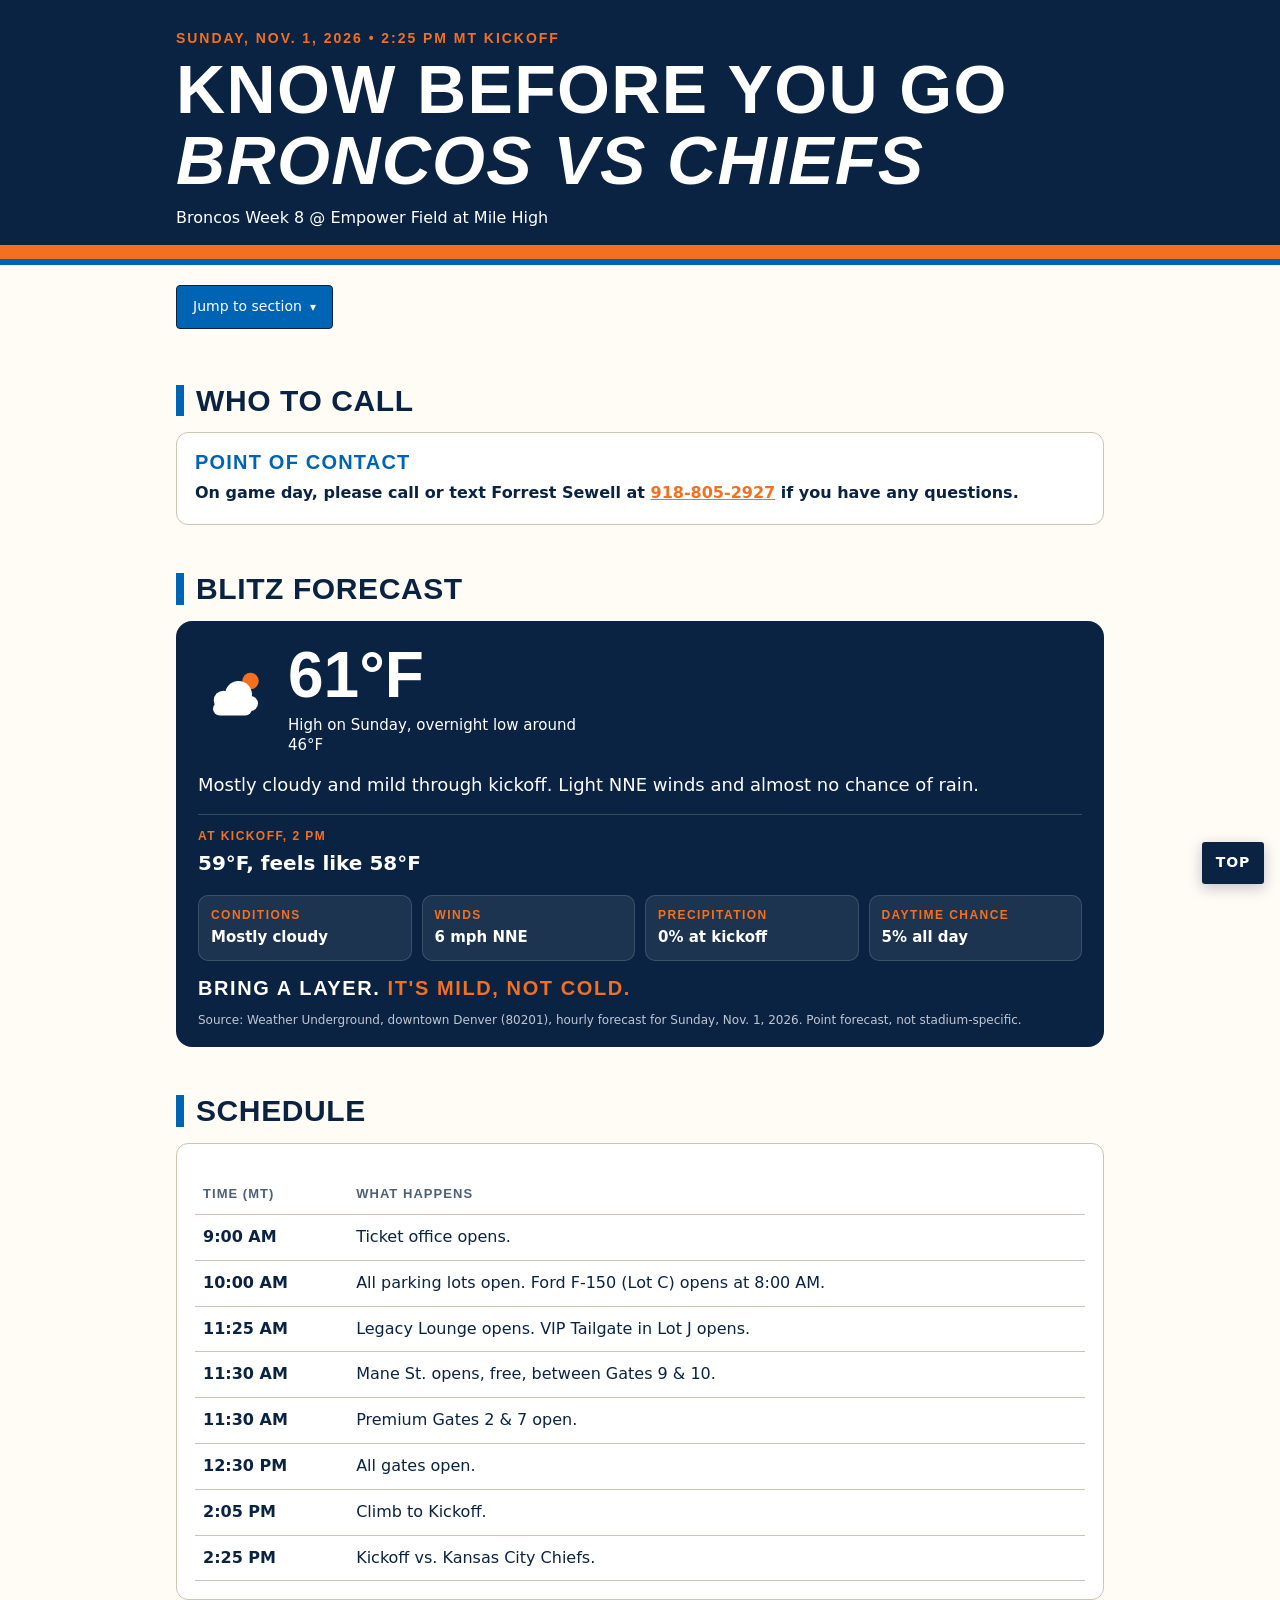
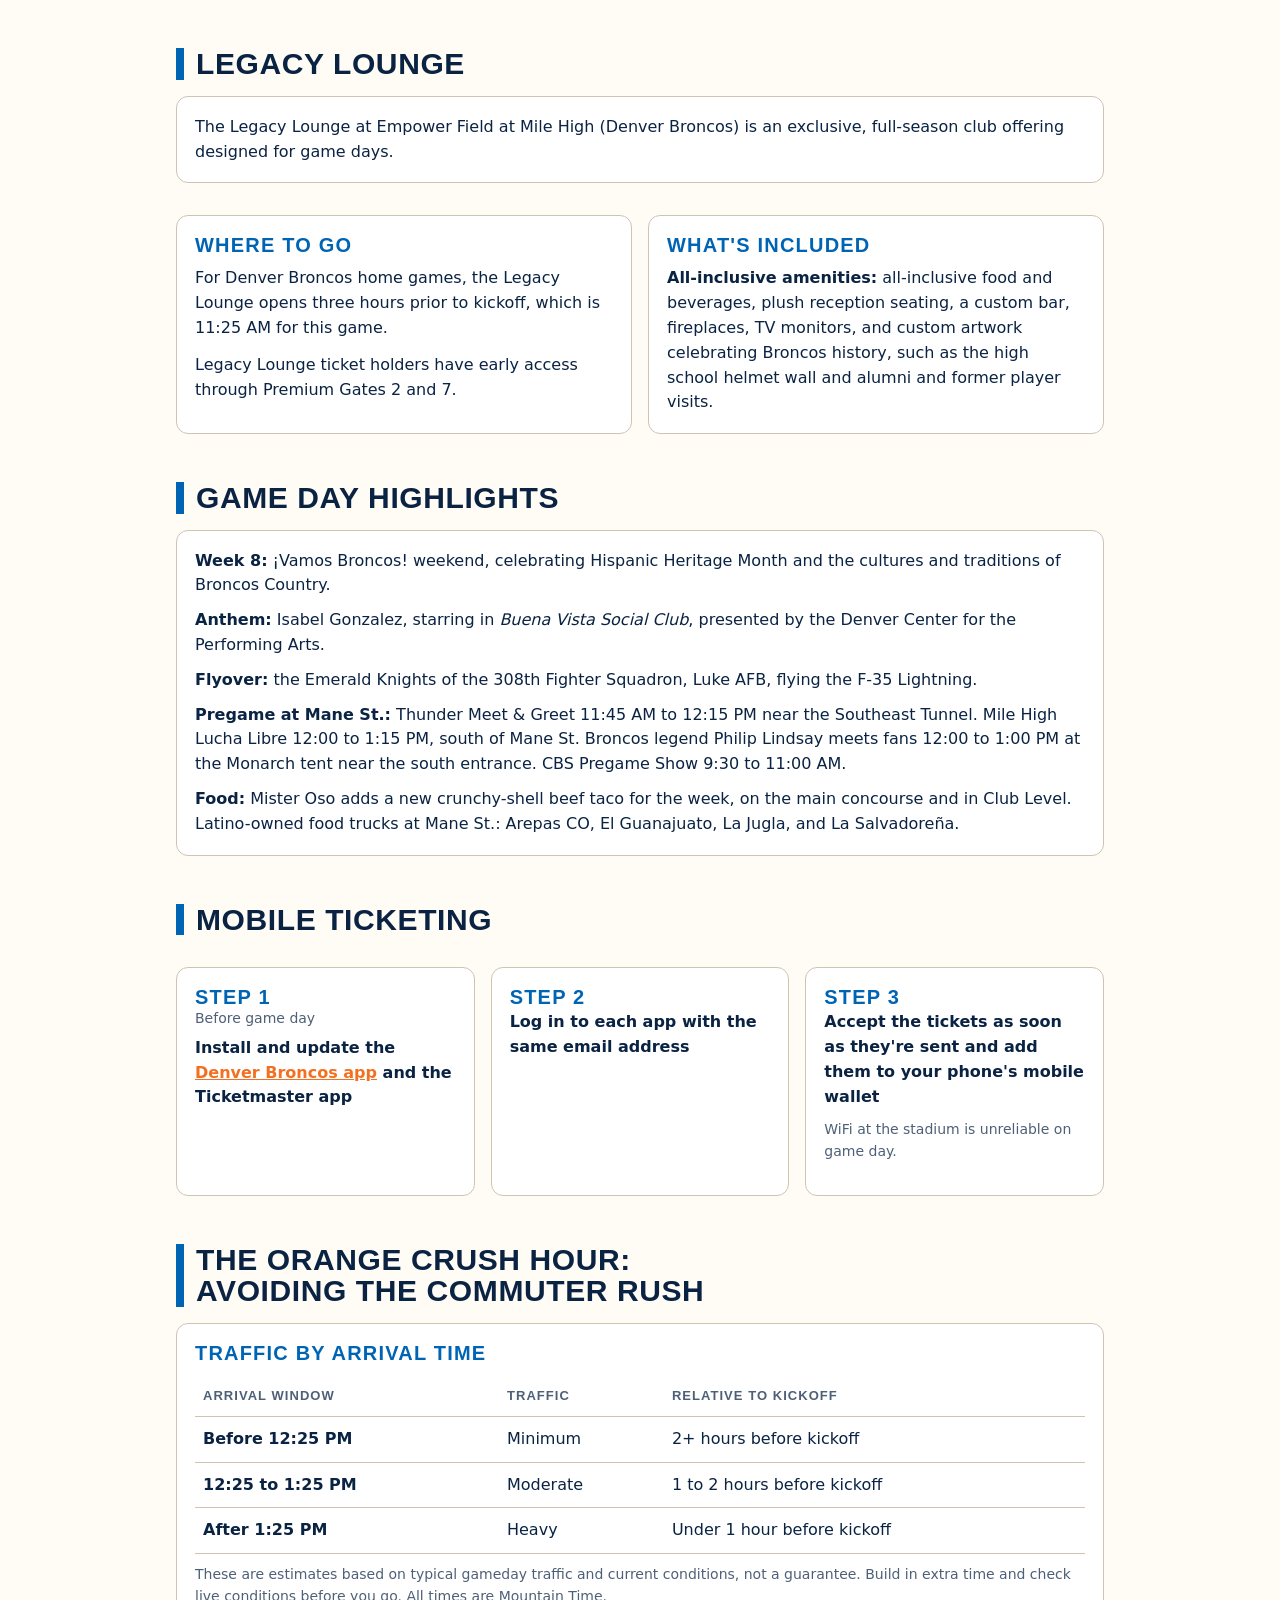
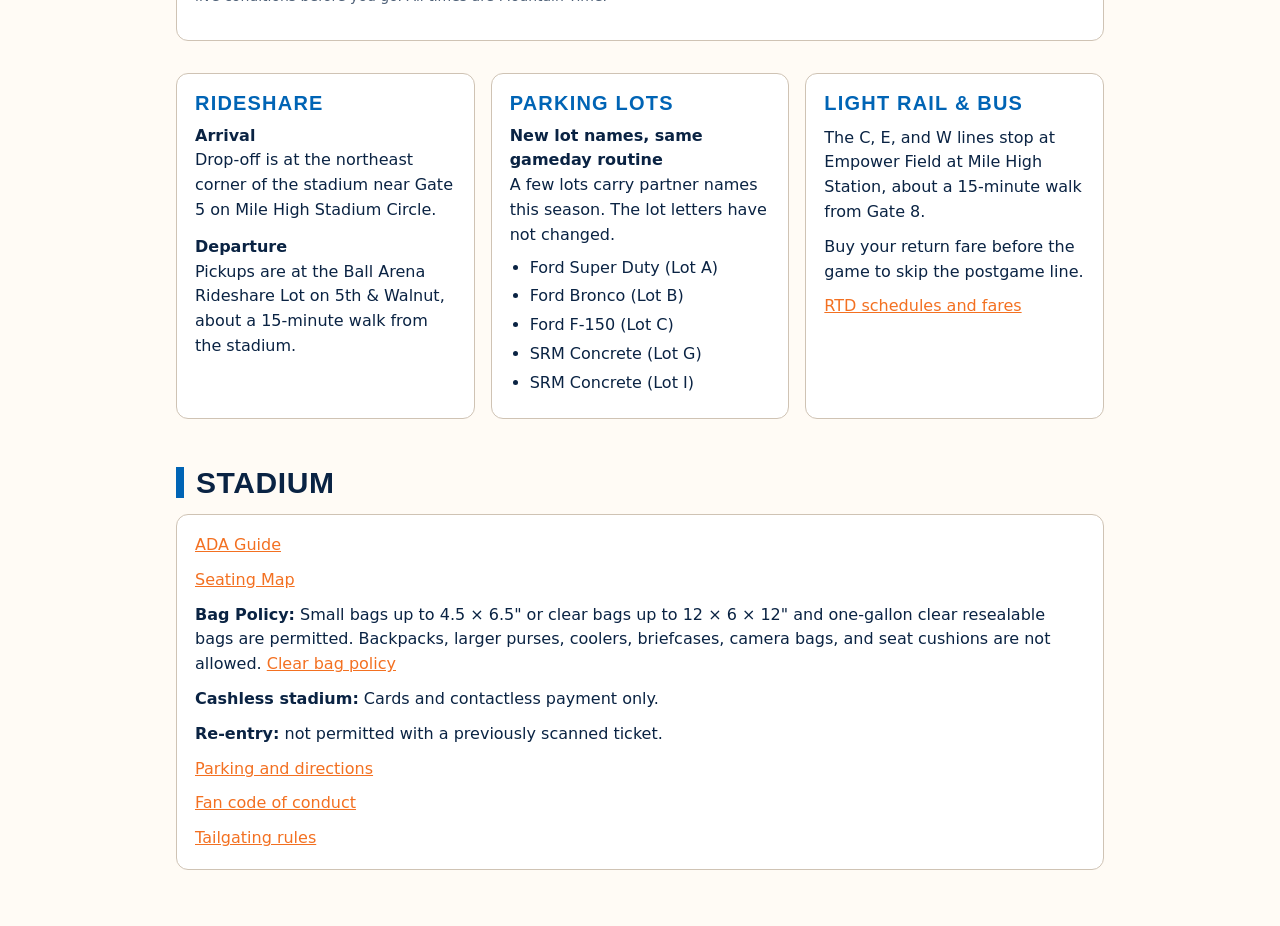
<file: index.html>
<!doctype html>
<html lang="en">
<head>
<meta charset="utf-8">
<meta name="viewport" content="width=device-width,initial-scale=1,viewport-fit=cover">
<title>Know Before You Go - Week 8</title>
<style>
:root{
  --bg:#FFFBF5; --surface:#FFFFFF; --ink:#0A2343; --muted:rgba(10,35,67,.72);
  --navy:#0A2343; --orange:#F37021; --line:#CFC3B4; --tint:#CFC3B4;
  --display:"Barlow Condensed","Arial Narrow",sans-serif;
  --body:"Barlow",system-ui,sans-serif;
}
@media (prefers-color-scheme: dark){
  :root:not([data-theme="light"]){
    --bg:#0A2343; --surface:#0A2343; --ink:#FFFFFF; --muted:rgba(255,255,255,.75);
    --navy:#FFFFFF; color-scheme:dark;
  }
}
:root[data-theme="dark"]{
  --bg:#0A2343; --surface:#0A2343; --ink:#FFFFFF; --muted:rgba(255,255,255,.75);
  --navy:#FFFFFF; color-scheme:dark;
}
*{box-sizing:border-box}
body{margin:0;background:var(--bg);color:var(--ink);font:16px/1.55 var(--body)}
.wrap{max-width:960px;margin:0 auto;padding-inline:16px;padding-block:0 56px}
a{color:var(--orange)}
h1,h2,h3{font-family:var(--display);text-transform:uppercase;letter-spacing:.02em;line-height:1.05;text-wrap:balance;margin:0}
.hero{background:#0A2343;color:#FFFFFF;margin:0;padding:28px 16px 34px;position:relative}
.hero::after{content:"";position:absolute;left:0;right:0;bottom:0;height:20px;background:linear-gradient(var(--orange) 0 14px,#0064B5 14px 20px)}
.hero .wrap{padding-block:0}
.eyebrow{font-family:var(--display);font-weight:600;letter-spacing:.14em;text-transform:uppercase;font-size:14px;color:#F37021}
.hero h1{font-weight:800;font-size:clamp(40px,8vw,68px);margin-top:4px}
.hero p{margin:10px 0 0;color:#FFFFFF;max-width:60ch}
.nav{display:flex;flex-wrap:wrap;gap:8px;margin:20px 0 8px}
.nav a{font-family:var(--display);font-weight:600;text-transform:uppercase;letter-spacing:.06em;font-size:14px;text-decoration:none;color:var(--navy);background:var(--surface);border:1px solid var(--line);padding:6px 12px;border-radius:3px}
[data-theme="dark"] .nav a, :root:not([data-theme="light"]) .nav a{color:var(--ink)}
a:focus-visible{outline:3px solid var(--orange);outline-offset:2px}
section{margin-top:48px;scroll-margin-top:16px}
section > h2{display:flex;flex-wrap:wrap;align-items:center;gap:6px 12px;font-size:30px;font-weight:800;color:var(--navy);border-left:8px solid #0064B5;padding-left:12px}
[data-theme="dark"] section > h2, :root:not([data-theme="light"]) section > h2{color:var(--ink)}
.panel{background:var(--surface);border:1px solid var(--line);border-radius:12px;padding:18px;margin-top:16px}
.grid{display:grid;gap:16px;grid-template-columns:repeat(auto-fit,minmax(260px,1fr));margin-top:16px}
.label{font-family:var(--display);text-transform:uppercase;letter-spacing:.06em;font-size:20px;font-weight:800;color:#0064B5;line-height:1.1}
.value{font-weight:600;margin-top:2px}
table{width:100%;border-collapse:collapse;margin-top:12px}
.tablewrap{overflow-x:auto}
th,td{text-align:left;padding:10px 8px;border-bottom:1px solid var(--line);vertical-align:top}
th{font-family:var(--display);text-transform:uppercase;letter-spacing:.08em;font-size:13px;color:var(--muted);font-weight:600}
td.time{font-variant-numeric:tabular-nums;font-weight:600;white-space:nowrap}
.note{font-size:14px;color:var(--muted);margin-top:10px}
.steps-grid{grid-template-columns:repeat(3,minmax(0,1fr))}
.ticket-grid{grid-template-columns:repeat(2,minmax(0,1fr))}
@media (max-width:640px){.steps-grid,.ticket-grid{grid-template-columns:1fr}}
.empty{border:2px dashed var(--line);border-radius:12px;padding:20px;color:var(--muted);background:transparent;margin-top:16px}
.stadium-list p{margin:0 0 10px;list-style:none}
.stadium-list p:last-child{margin-bottom:0}
ul.clean{margin:8px 0 0;padding-left:20px}
ul.clean li{margin:4px 0}
.wx{background:#0A2343;color:#FFFFFF;border-radius:16px;padding:22px 22px 18px;margin-top:16px}
.wx-top{display:flex;align-items:center;gap:18px;flex-wrap:wrap}
.wx-icon svg{width:72px;height:72px;display:block}
.wx-temp{font-family:var(--display);font-weight:800;font-size:clamp(46px,8vw,64px);line-height:1}
.wx-temp small{display:block;font-family:var(--body);font-weight:500;font-size:15px;line-height:1.35;margin-top:8px;max-width:34ch}
.wx-line{font-size:18px;line-height:1.5;margin:16px 0 0}
.wx-kick{margin-top:16px;padding-top:12px;border-top:1px solid rgba(255,255,255,.18)}
.wx-kick span,.wx-stats span{display:block;font-family:var(--display);text-transform:uppercase;letter-spacing:.12em;font-size:12px;font-weight:600;color:#F37021}
.wx-kick strong{display:block;font-size:20px;font-weight:600;margin-top:2px}
.wx-stats{display:grid;grid-template-columns:repeat(auto-fit,minmax(140px,1fr));gap:10px;margin-top:16px}
.wx-stats div{background:rgba(255,255,255,.08);border:1px solid rgba(255,255,255,.14);border-radius:10px;padding:10px 12px}
.wx-stats strong{display:block;font-weight:600;font-size:15px;margin-top:2px}
.wx-tag{font-family:var(--display);text-transform:uppercase;letter-spacing:.08em;font-weight:800;font-size:20px;line-height:1.1;margin:16px 0 0}
.wx-tag em{font-style:normal;color:#F37021}
.wx-note{font-size:12px;color:rgba(255,255,255,.75);margin:12px 0 0}
.jump{position:relative;display:inline-block;margin:20px 0 8px}
.jump summary{list-style:none;cursor:pointer;display:inline-flex;align-items:center;gap:8px;background:#0064B5;color:#FFFFFF;border:1.5px solid #0A2343;border-radius:4px;padding:10px 16px;font-size:14px;font-weight:500;font-family:var(--body)}
.jump summary::-webkit-details-marker{display:none}
.jump summary::after{content:"\25BE";font-size:12px}
.jump summary:focus-visible{outline:3px solid var(--orange);outline-offset:2px}
.jump-menu{position:absolute;top:calc(100% + 6px);left:0;z-index:5;min-width:260px;background:#FFFFFF;border:1.5px solid #FC4C02;border-radius:4px;padding:6px;display:flex;flex-direction:column}
.jump-menu a{padding:8px 12px;color:#0A2343;text-decoration:none;font-size:14px;border-radius:4px;font-family:var(--body)}
.jump-menu a:hover,.jump-menu a:focus-visible{background:#F0F4F8}
ol.clean{margin:8px 0 0;padding-left:22px}
ol.clean li{margin:6px 0}
.totop{position:fixed;right:16px;bottom:16px;z-index:10;font-family:var(--body);font-weight:600;font-size:14px;letter-spacing:.06em;text-transform:uppercase;text-decoration:none;background:#0A2343;color:#FFFFFF;border-radius:3px;padding:10px 14px;box-shadow:0 4px 14px rgba(10,35,67,.25)}
.totop:focus-visible{outline:3px solid var(--orange);outline-offset:2px}
footer{margin-top:44px;color:var(--muted);font-size:14px;border-top:1px solid var(--line);padding-top:14px}
</style>
</head>
<body>

<header class="hero" id="top">
  <div class="wrap">
    <div class="eyebrow">Sunday, Nov. 1, 2026 • 2:25 PM MT Kickoff</div>
    <h1>Know Before You Go<br><em>Broncos vs Chiefs</em></h1>
    <p>Broncos Week 8 @ Empower Field at Mile High</p>
  </div>
</header>

<main class="wrap">
  <details class="jump">
    <summary>Jump to section</summary>
    <nav class="jump-menu" aria-label="Sections">
      <a href="#run-of-show">Schedule</a>
      <a href="#legacy-lounge">Legacy Lounge</a>
      <a href="#gameday-events">Game Day Highlights</a>
      <a href="#mobile-ticketing">Mobile ticketing</a>
      <a href="#rideshare">The Orange Crush Hour</a>
      <a href="#stadium">Stadium</a>
    </nav>
  </details>

  <section id="who-to-call">
    <h2>Who to call</h2>
    <div class="panel">
      <div class="label">Point of contact</div>
      <div class="value" style="margin-top:8px">On game day, please call or text <strong>Forrest Sewell</strong> at <a href="tel:+19188052927">918-805-2927</a> if you have any questions.</div>
    </div>
  </section>

  <section id="game-time-temps">
    <h2>Blitz Forecast</h2>
    <div class="wx">
      <div class="wx-top">
        <div class="wx-icon" aria-hidden="true">
          <svg viewBox="0 0 96 96" fill="none">
            <circle cx="70" cy="24" r="11" fill="#F37021"/>
            <g fill="#FFFFFF">
              <rect x="20" y="52" width="52" height="18" rx="9"/>
              <circle cx="34" cy="50" r="13"/>
              <circle cx="54" cy="42" r="18"/>
              <circle cx="70" cy="54" r="10"/>
            </g>
          </svg>
        </div>
        <div class="wx-temp">
          61°F
          <small>High on Sunday, overnight low around 46°F</small>
        </div>
      </div>
      <p class="wx-line">Mostly cloudy and mild through kickoff. Light NNE winds and almost no chance of rain.</p>
      <div class="wx-kick">
        <span>At kickoff, 2 PM</span>
        <strong>59°F, feels like 58°F</strong>
      </div>
      <div class="wx-stats">
        <div><span>Conditions</span><strong>Mostly cloudy</strong></div>
        <div><span>Winds</span><strong>6 mph NNE</strong></div>
        <div><span>Precipitation</span><strong>0% at kickoff</strong></div>
        <div><span>Daytime chance</span><strong>5% all day</strong></div>
      </div>
      <p class="wx-tag">Bring a layer. <em>It's mild, not cold.</em></p>
      <p class="wx-note">Source: Weather Underground, downtown Denver (80201), hourly forecast for Sunday, Nov. 1, 2026. Point forecast, not stadium-specific.</p>
    </div>
  </section>

  <section id="run-of-show">
    <h2>Schedule</h2>
    <div class="panel tablewrap">
      <table>
        <thead><tr><th>Time (MT)</th><th>What happens</th></tr></thead>
        <tbody>
          <tr><td class="time">9:00 AM</td><td>Ticket office opens.</td></tr>
          <tr><td class="time">10:00 AM</td><td>All parking lots open. Ford F-150 (Lot C) opens at 8:00 AM.</td></tr>
          <tr><td class="time">11:25 AM</td><td>Legacy Lounge opens. VIP Tailgate in Lot J opens.</td></tr>
          <tr><td class="time">11:30 AM</td><td>Mane St. opens, free, between Gates 9 &amp; 10.</td></tr>
          <tr><td class="time">11:30 AM</td><td>Premium Gates 2 &amp; 7 open.</td></tr>
          <tr><td class="time">12:30 PM</td><td>All gates open.</td></tr>
          <tr><td class="time">2:05 PM</td><td>Climb to Kickoff.</td></tr>
          <tr><td class="time">2:25 PM</td><td>Kickoff vs. Kansas City Chiefs.</td></tr>
        </tbody>
      </table>
    </div>
  </section>

  <section id="legacy-lounge">
    <h2>Legacy Lounge</h2>
    <div class="panel">
      <p style="margin:0">The Legacy Lounge at Empower Field at Mile High (Denver Broncos) is an exclusive, full-season club offering designed for game days.</p>
    </div>
    <div class="grid">
      <div class="panel">
        <div class="label">Where to go</div>
        <p style="margin:10px 0 0">For Denver Broncos home games, the Legacy Lounge opens three hours prior to kickoff, which is 11:25 AM for this game.</p>
        <p style="margin:12px 0 0">Legacy Lounge ticket holders have early access through Premium Gates 2 and 7.</p>
      </div>
      <div class="panel">
        <div class="label">What's included</div>
        <p style="margin:10px 0 0"><strong>All-inclusive amenities:</strong> all-inclusive food and beverages, plush reception seating, a custom bar, fireplaces, TV monitors, and custom artwork celebrating Broncos history, such as the high school helmet wall and alumni and former player visits.</p>
      </div>
    </div>
  </section>

  <section id="gameday-events">
    <h2>Game Day Highlights</h2>
    <div class="panel">
      <div class="stadium-list">
        <p><strong>Week 8:</strong> ¡Vamos Broncos! weekend, celebrating Hispanic Heritage Month and the cultures and traditions of Broncos Country.</p>
        <p><strong>Anthem:</strong> Isabel Gonzalez, starring in <em>Buena Vista Social Club</em>, presented by the Denver Center for the Performing Arts.</p>
        <p><strong>Flyover:</strong> the Emerald Knights of the 308th Fighter Squadron, Luke AFB, flying the F-35 Lightning.</p>
        <p><strong>Pregame at Mane St.:</strong> Thunder Meet &amp; Greet 11:45 AM to 12:15 PM near the Southeast Tunnel. Mile High Lucha Libre 12:00 to 1:15 PM, south of Mane St. Broncos legend Philip Lindsay meets fans 12:00 to 1:00 PM at the Monarch tent near the south entrance. CBS Pregame Show 9:30 to 11:00 AM.</p>
        <p><strong>Food:</strong> Mister Oso adds a new crunchy-shell beef taco for the week, on the main concourse and in Club Level. Latino-owned food trucks at Mane St.: Arepas CO, El Guanajuato, La Jugla, and La Salvadoreña.</p>
      </div>
    </div>
  </section>

  <section id="mobile-ticketing">
    <h2>Mobile ticketing</h2>
    <div class="grid steps-grid">
      <div class="panel">
        <div class="label">Step 1</div>
        <p class="note" style="margin:0 0 6px">Before game day</p>
        <div class="value">Install and update the <a href="https://www.denverbroncos.com/mobile-app/" target="_blank" rel="noopener">Denver Broncos app</a> and the Ticketmaster app</div>
      </div>
      <div class="panel">
        <div class="label">Step 2</div>
        <div class="value">Log in to each app with the same email address</div>
      </div>
      <div class="panel">
        <div class="label">Step 3</div>
        <div class="value">Accept the tickets as soon as they're sent and add them to your phone's mobile wallet</div>
        <p class="note">WiFi at the stadium is unreliable on game day.</p>
      </div>
    </div>
  </section>

  <section id="rideshare">
    <h2>The Orange Crush Hour: Avoiding the Commuter Rush</h2>
    <div class="panel">
      <div class="label">Traffic by arrival time</div>
      <table>
        <thead><tr><th>Arrival window</th><th>Traffic</th><th>Relative to kickoff</th></tr></thead>
        <tbody>
          <tr><td class="time">Before 12:25 PM</td><td>Minimum</td><td>2+ hours before kickoff</td></tr>
          <tr><td class="time">12:25 to 1:25 PM</td><td>Moderate</td><td>1 to 2 hours before kickoff</td></tr>
          <tr><td class="time">After 1:25 PM</td><td>Heavy</td><td>Under 1 hour before kickoff</td></tr>
        </tbody>
      </table>
      <p class="note">These are estimates based on typical gameday traffic and current conditions, not a guarantee. Build in extra time and check live conditions before you go. All times are Mountain Time.</p>
    </div>
    <div class="grid" style="grid-template-columns:repeat(auto-fit,minmax(260px,1fr));margin-top:16px">
      <div class="panel">
        <div class="label">Rideshare</div>
        <p style="margin:10px 0 0"><strong>Arrival</strong><br>Drop-off is at the northeast corner of the stadium near Gate 5 on Mile High Stadium Circle.</p>
        <p style="margin:12px 0 0"><strong>Departure</strong><br>Pickups are at the Ball Arena Rideshare Lot on 5th &amp; Walnut, about a 15-minute walk from the stadium.</p>
      </div>
      <div class="panel">
        <div class="label">Parking Lots</div>
        <p style="margin:10px 0 0"><strong>New lot names, same gameday routine</strong><br>A few lots carry partner names this season. The lot letters have not changed.</p>
        <ul class="clean">
          <li>Ford Super Duty (Lot A)</li>
          <li>Ford Bronco (Lot B)</li>
          <li>Ford F-150 (Lot C)</li>
          <li>SRM Concrete (Lot G)</li>
          <li>SRM Concrete (Lot I)</li>
        </ul>
      </div>
      <div class="panel">
        <div class="label">Light Rail &amp; Bus</div>
        <div class="stadium-list" style="margin-top:12px">
          <p>The C, E, and W lines stop at Empower Field at Mile High Station, about a 15-minute walk from Gate 8.</p>
          <p>Buy your return fare before the game to skip the postgame line.</p>
          <p><a href="https://www.rtd-denver.com/" target="_blank" rel="noopener">RTD schedules and fares</a></p>
        </div>
      </div>
    </div>
  </section>

  <section id="stadium">
    <h2>Stadium</h2>
    <div class="panel">
      <div class="stadium-list">
        <p><a href="https://www.empowerfieldatmilehigh.com/plan-your-visit/ada-guide" target="_blank" rel="noopener">ADA Guide</a></p>
        <p><a href="https://denverbroncos.io-media.com/web/index.html" target="_blank" rel="noopener">Seating Map</a></p>
        <p><strong>Bag Policy:</strong> Small bags up to 4.5 × 6.5" or clear bags up to 12 × 6 × 12" and one-gallon clear resealable bags are permitted. Backpacks, larger purses, coolers, briefcases, camera bags, and seat cushions are not allowed. <a href="https://www.empowerfieldatmilehigh.com/clear-bag-policy-1" target="_blank" rel="noopener">Clear bag policy</a></p>
        <p><strong>Cashless stadium:</strong> Cards and contactless payment only.</p>
        <p><strong>Re-entry:</strong> not permitted with a previously scanned ticket.</p>
        <p><a href="https://www.empowerfieldatmilehigh.com/plan-your-visit/directions-parking/broncos/" target="_blank" rel="noopener">Parking and directions</a></p>
        <p><a href="https://www.empowerfieldatmilehigh.com/plan-your-visit/fan-code-of-conduct" target="_blank" rel="noopener">Fan code of conduct</a></p>
        <p><a href="https://www.empowerfieldatmilehigh.com/assets/doc/tailgating-fancodeofconduct-rules-fdc0ca24cc.pdf" target="_blank" rel="noopener">Tailgating rules</a></p>
      </div>
    </div>
  </section>
</main>
<a class="totop" href="#top" aria-label="Back to top">Top</a>
</body>
</html>
</file>
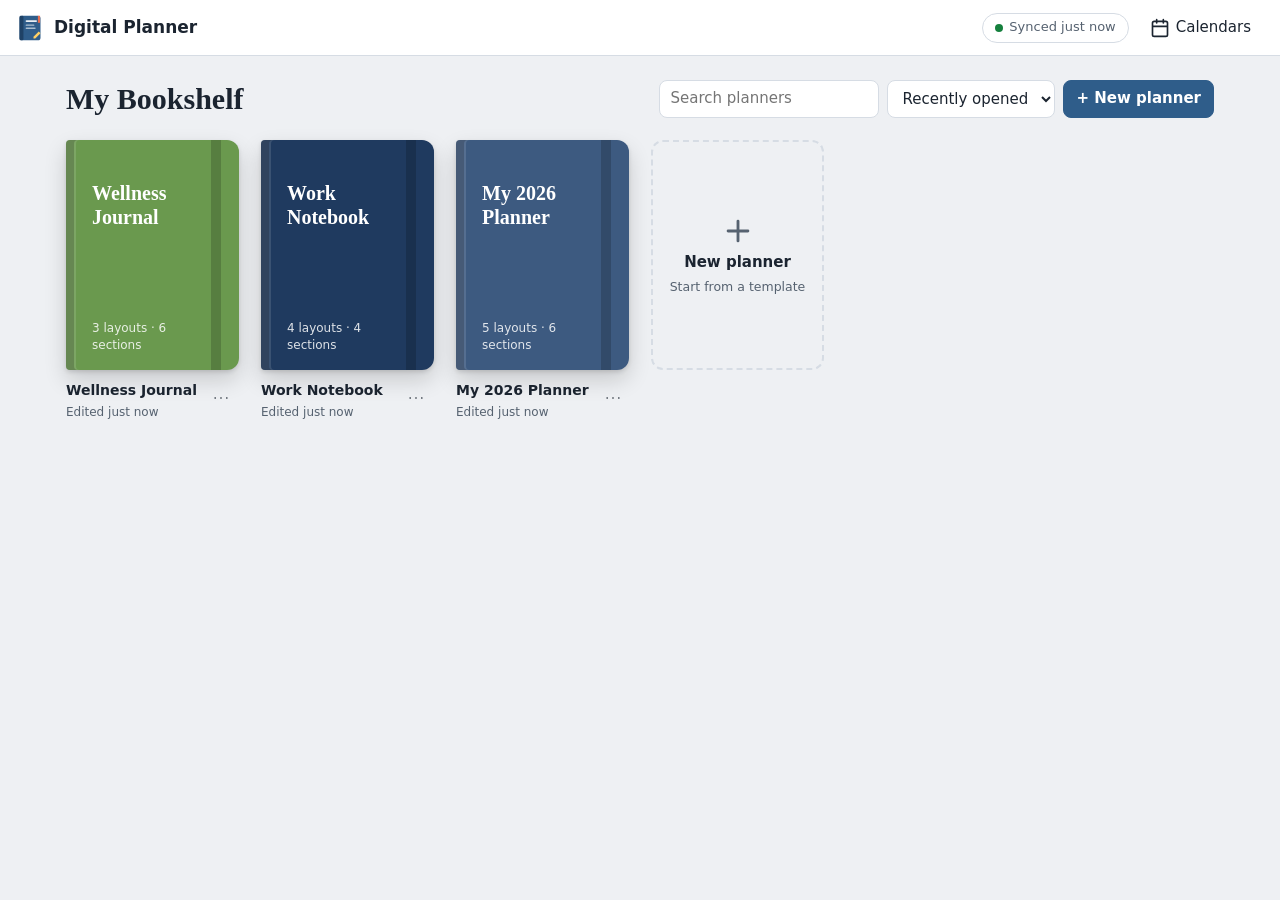
<file: planner/index.html>
<!doctype html>
<html lang="en">
<head>
<meta charset="utf-8">
<meta name="viewport" content="width=device-width,initial-scale=1,viewport-fit=cover">
<meta name="description" content="Digital planner prototype: bookshelf of planners, calendar events, handwriting, stickers and templates.">
<meta name="theme-color" content="#2f5d8a">
<title>Digital Planner</title>
<link rel="manifest" href="manifest.webmanifest">
<link rel="icon" href="icon.svg" type="image/svg+xml">
<link rel="apple-touch-icon" href="icon.svg">
<link rel="preconnect" href="https://fonts.googleapis.com">
<link rel="preconnect" href="https://fonts.gstatic.com" crossorigin>
<link rel="stylesheet" href="https://fonts.googleapis.com/css2?family=Jost:wght@300;400;500;600&display=swap">
<link rel="stylesheet" href="styles.css">
</head>
<body>
<a class="skip" href="#pageWrap">Skip to page</a>

<!-- Bookshelf -->
<section id="shelf" class="screen" hidden>
  <header class="topbar">
    <div class="brand"><img src="icon.svg" alt="" width="28" height="28"><span>Digital Planner</span></div>
    <span class="spacer"></span>
    <button class="sync-pill" data-open-account aria-live="polite"><i></i><span>Synced</span></button>
    <button class="btn-ghost" data-open-calendars><svg class="ic" viewBox="0 0 24 24" aria-hidden="true"><path d="M8 2v4M16 2v4M3 10h18M5 4h14a2 2 0 0 1 2 2v14a2 2 0 0 1-2 2H5a2 2 0 0 1-2-2V6a2 2 0 0 1 2-2Z"/></svg><span class="lbl">Calendars</span></button>
  </header>
  <main class="shelf-main">
    <div class="shelf-head">
      <h1>My Bookshelf</h1>
      <div class="shelf-actions">
        <input type="search" id="shelfSearch" placeholder="Search planners" aria-label="Search planners">
        <select id="shelfSort" aria-label="Sort planners">
          <option value="recent">Recently opened</option>
          <option value="name">Name</option>
          <option value="created">Newest</option>
        </select>
        <button class="primary" id="btnNew">+ New planner</button>
      </div>
    </div>
    <div class="shelf-grid" id="shelfGrid"></div>
  </main>
</section>

<!-- Planner -->
<section id="plannerScreen" class="screen" hidden>
  <header class="topbar planner-top">
    <button class="btn-ghost" id="btnBack" aria-label="Back to bookshelf"><svg class="ic" viewBox="0 0 24 24" aria-hidden="true"><path d="M4 19.5A2.5 2.5 0 0 1 6.5 17H20V2H6.5A2.5 2.5 0 0 0 4 4.5v15ZM6.5 22H20v-5"/></svg><span class="lbl">Bookshelf</span></button>
    <h1 id="pTitle" class="p-title"></h1>
    <div class="period-nav">
      <button class="icon-btn" id="btnPrev" aria-label="Previous page (Left arrow)"><svg class="ic" viewBox="0 0 24 24" aria-hidden="true"><path d="m15 18-6-6 6-6"/></svg></button>
      <div class="period-wrap">
        <button id="periodLabel" class="period-label" title="Go to a date"></button>
        <input type="date" id="goDate" class="go-date" aria-label="Go to date" tabindex="-1">
      </div>
      <button class="icon-btn" id="btnNext" aria-label="Next page (Right arrow)"><svg class="ic" viewBox="0 0 24 24" aria-hidden="true"><path d="m9 18 6-6-6-6"/></svg></button>
      <button id="btnToday" class="btn-today">Today</button>
    </div>
    <span class="spacer"></span>
    <button class="sync-pill" data-open-account aria-live="polite"><i></i><span>Synced</span></button>
    <button class="icon-btn" data-open-calendars aria-label="Calendars" title="Calendars"><svg class="ic" viewBox="0 0 24 24" aria-hidden="true"><path d="M8 2v4M16 2v4M3 10h18M5 4h14a2 2 0 0 1 2 2v14a2 2 0 0 1-2 2H5a2 2 0 0 1-2-2V6a2 2 0 0 1 2-2Z"/></svg></button>
    <button class="icon-btn" id="btnCustomize" aria-label="Customize planner" title="Customize planner"><svg class="ic" viewBox="0 0 24 24" aria-hidden="true"><path d="M4 21v-7M4 10V3M12 21v-9M12 8V3M20 21v-5M20 12V3M1 14h6M9 8h6M17 16h6"/></svg></button>
    <button class="icon-btn" id="btnHelp" aria-label="Shortcuts and tips" title="Shortcuts (?)"><svg class="ic" viewBox="0 0 24 24" aria-hidden="true"><path d="M12 22a10 10 0 1 0 0-20 10 10 0 0 0 0 20ZM9.1 9a3 3 0 0 1 5.8 1c0 2-3 3-3 3M12 17h.01"/></svg></button>
  </header>
  <div class="planner-body">
    <nav class="tabs" id="tabs" aria-label="Layouts and sections"></nav>
    <div class="stage">
      <div class="toolbar" id="toolbar" role="toolbar" aria-label="Page tools"></div>
      <div class="ctxbar" id="ctxbar" hidden role="toolbar" aria-label="Selected item"></div>
      <div class="page-wrap" id="pageWrap" tabindex="-1"></div>
      <div class="page-footer" id="pageFooter"></div>
    </div>
  </div>
</section>

<div id="toast" class="toast" role="status" aria-live="polite"></div>

<script src="js/dates.js"></script>
<script src="js/store.js"></script>
<script src="js/templates.js"></script>
<script src="js/layouts.js"></script>
<script src="js/calendar.js"></script>
<script src="js/editor.js"></script>
<script src="js/guide.js"></script>
<script src="js/app.js"></script>
</body>
</html>
</file>
<file: planner/styles.css>
/* ---------- Tokens ---------- */
:root {
  --font-sans: "Inter", system-ui, -apple-system, "Segoe UI", Roboto, "Helvetica Neue", Arial, sans-serif;
  --font-display: Georgia, "Iowan Old Style", "Times New Roman", serif;
  /* Page typography: geometric sans, wide tracking */
  --font-page: "Jost", Futura, "Century Gothic", "Avenir Next", system-ui, sans-serif;
  --bg: #eef0f3; --surface: #ffffff; --surface-2: #f5f6f8; --text: #1b2430; --muted: #566270;
  --border: #d6dce4; --primary: #2f5d8a; --primary-ink: #ffffff; --desk: #dfe3e9;
  --focus: #2563eb; --danger: #b42318; --sel: #2563eb; --ok: #15803d; --warn: #b45309;
  --shadow: 0 1px 2px rgba(16, 24, 40, .06), 0 4px 14px rgba(16, 24, 40, .08);
  --radius: 10px;
  color-scheme: light;
}
@media (prefers-color-scheme: dark) {
  :root:not([data-theme="light"]) {
    --bg: #10141a; --surface: #19202a; --surface-2: #212a36; --text: #e7ebf1; --muted: #a3afbd;
    --border: #313c4a; --primary: #7fb0e3; --primary-ink: #0b1622; --desk: #0b0f14;
    --focus: #8ab4ff; --danger: #ff8a80; --sel: #8ab4ff; --ok: #6fd08f; --warn: #f5b971;
    --shadow: 0 1px 2px rgba(0, 0, 0, .3), 0 6px 18px rgba(0, 0, 0, .35);
    color-scheme: dark;
  }
}
:root[data-theme="dark"] {
  --bg: #10141a; --surface: #19202a; --surface-2: #212a36; --text: #e7ebf1; --muted: #a3afbd;
  --border: #313c4a; --primary: #7fb0e3; --primary-ink: #0b1622; --desk: #0b0f14;
  --focus: #8ab4ff; --danger: #ff8a80; --sel: #8ab4ff; color-scheme: dark;
}

/* ---------- Base ---------- */
* { box-sizing: border-box; }
html, body { height: 100%; }
body { margin: 0; font: 15px/1.45 var(--font-sans); color: var(--text); background: var(--bg); -webkit-tap-highlight-color: transparent; }
button, input, select, textarea { font: inherit; color: inherit; }
button {
  cursor: pointer; border: 1px solid var(--border); background: var(--surface); border-radius: 8px;
  padding: 7px 12px; display: inline-flex; align-items: center; gap: 6px; min-height: 36px;
}
button:hover:not(:disabled) { background: var(--surface-2); }
button:disabled { opacity: .45; cursor: default; }
button.primary { background: var(--primary); color: var(--primary-ink); border-color: var(--primary); font-weight: 600; }
button.primary:hover:not(:disabled) { filter: brightness(1.08); background: var(--primary); }
button.danger { color: #fff; background: var(--danger); border-color: var(--danger); }
:root .danger-text { color: var(--danger); }
input[type=text], input[type=search], input[type=date], input[type=time], input[type=number], select, textarea {
  border: 1px solid var(--border); background: var(--surface); border-radius: 8px; padding: 7px 10px; min-height: 36px; max-width: 100%;
}
input[type=color] { width: 36px; height: 36px; padding: 2px; border: 1px solid var(--border); border-radius: 8px; background: var(--surface); cursor: pointer; }
:focus-visible { outline: 3px solid var(--focus); outline-offset: 2px; }
.ic { width: 20px; height: 20px; fill: none; stroke: currentColor; stroke-width: 2; stroke-linecap: round; stroke-linejoin: round; flex: none; }
.icon-btn { padding: 6px; min-width: 36px; justify-content: center; border-color: transparent; background: transparent; }
.btn-ghost { border-color: transparent; background: transparent; }
.spacer { flex: 1; }
.sr { position: absolute; width: 1px; height: 1px; overflow: hidden; clip: rect(0 0 0 0); white-space: nowrap; }
.muted { color: var(--muted); }
.skip { position: absolute; left: -999px; top: 8px; z-index: 100; background: var(--surface); padding: 8px 12px; border-radius: 8px; }
.skip:focus { left: 8px; }
.screen { min-height: 100%; }
.screen[hidden] { display: none !important; }

/* ---------- Top bar ---------- */
.topbar {
  display: flex; align-items: center; gap: 8px; padding: 8px 16px; padding-top: max(8px, env(safe-area-inset-top));
  background: var(--surface); border-bottom: 1px solid var(--border); position: sticky; top: 0; z-index: 20; min-height: 56px;
}
.brand { display: flex; align-items: center; gap: 10px; font-weight: 700; font-size: 17px; }
.sync-pill { border-radius: 999px; font-size: 13px; padding: 4px 12px; min-height: 30px; color: var(--muted); white-space: nowrap; }
.sync-pill i { width: 8px; height: 8px; border-radius: 50%; background: var(--ok); display: inline-block; }
.sync-pill.busy i { background: var(--primary); animation: pulse 1s infinite alternate; }
.sync-pill.off i { background: var(--warn); }
.sync-pill.err i { background: var(--danger); }
@keyframes pulse { to { opacity: .3; } }

/* ---------- Bookshelf ---------- */
.shelf-main { max-width: 1180px; margin: 0 auto; padding: 24px 16px 60px; }
.shelf-head { display: flex; flex-wrap: wrap; align-items: center; gap: 12px 20px; justify-content: space-between; margin-bottom: 22px; }
.shelf-head h1 { margin: 0; font: 700 30px/1.2 var(--font-display); }
.shelf-actions { display: flex; flex-wrap: wrap; gap: 8px; }
.shelf-actions input { width: 220px; }
.shelf-grid { display: grid; grid-template-columns: repeat(auto-fill, minmax(170px, 1fr)); gap: 28px 22px; }
.book { display: flex; flex-direction: column; gap: 10px; min-width: 0; }
.book-cover {
  position: relative; aspect-ratio: 3 / 4; width: 100%; border-radius: 4px 12px 12px 4px; border: none; padding: 18px 16px 16px 26px;
  background-color: var(--c); color: var(--ci); display: flex; flex-direction: column; justify-content: flex-start; align-items: flex-start; text-align: left;
  box-shadow: inset 8px 0 0 rgba(0, 0, 0, .18), inset 10px 0 0 rgba(255, 255, 255, .12), 0 2px 4px rgba(0, 0, 0, .12), 0 10px 22px rgba(0, 0, 0, .16);
  transition: transform .15s ease, box-shadow .15s ease; overflow: hidden;
}
.book-cover:hover:not(:disabled) { background-color: var(--c); transform: translateY(-4px) rotate(-.6deg); }
.book-cover.cover-stripes { background-image: repeating-linear-gradient(135deg, rgba(255, 255, 255, .12) 0 10px, transparent 10px 22px); }
.book-cover.cover-dots { background-image: radial-gradient(rgba(255, 255, 255, .22) 1.6px, transparent 1.8px); background-size: 14px 14px; }
.book-cover.cover-linen { background-image: repeating-linear-gradient(0deg, rgba(255, 255, 255, .07) 0 1px, transparent 1px 3px), repeating-linear-gradient(90deg, rgba(0, 0, 0, .07) 0 1px, transparent 1px 3px); }
.book-cover.cover-grid { background-image: linear-gradient(rgba(255, 255, 255, .14) 1px, transparent 1px), linear-gradient(90deg, rgba(255, 255, 255, .14) 1px, transparent 1px); background-size: 18px 18px; }
.book-band { position: absolute; right: 18px; top: 0; bottom: 0; width: 10px; background: rgba(0, 0, 0, .18); }
.book-title { font: 700 20px/1.2 var(--font-display); margin-top: 18%; padding-right: 22px; word-break: break-word; }
.book-sub { margin-top: auto; font-size: 12px; opacity: .85; padding-right: 22px; }
.book-meta { display: flex; align-items: flex-start; justify-content: space-between; gap: 6px; }
.book-meta strong { display: block; font-size: 14px; overflow: hidden; text-overflow: ellipsis; white-space: nowrap; max-width: 140px; }
.book-meta small { color: var(--muted); font-size: 12px; }
.book-new {
  aspect-ratio: 3 / 4; flex-direction: column; justify-content: center; border: 2px dashed var(--border); border-radius: 12px; background: transparent; color: var(--muted); gap: 4px;
}
.book-new .ic { width: 34px; height: 34px; }
.book-new span { font-weight: 600; color: var(--text); }
.empty { grid-column: 1 / -1; color: var(--muted); }

.menu { position: fixed; z-index: 60; background: var(--surface); border: 1px solid var(--border); border-radius: 10px; box-shadow: var(--shadow); padding: 4px; display: flex; flex-direction: column; min-width: 160px; }
.menu button { border: none; justify-content: flex-start; background: transparent; }

/* ---------- Planner layout ---------- */
#plannerScreen { height: 100vh; height: 100dvh; display: flex; flex-direction: column; }
.planner-top { gap: 6px; }
.p-title { font: 700 17px/1.2 var(--font-display); margin: 0 8px 0 0; max-width: 22ch; overflow: hidden; text-overflow: ellipsis; white-space: nowrap; }
.period-nav { display: flex; align-items: center; gap: 2px; }
.period-wrap { position: relative; }
.period-label { border: none; background: transparent; font-weight: 700; min-width: 150px; justify-content: center; }
.go-date { position: absolute; inset: auto 0 0 0; opacity: 0; pointer-events: none; height: 1px; min-height: 0; padding: 0; border: 0; }
.btn-today { margin-left: 4px; }
.planner-body { flex: 1; display: flex; min-height: 0; }
.tabs { width: 128px; flex: none; overflow-y: auto; padding: 12px 0 12px 10px; display: flex; flex-direction: column; gap: 4px; background: var(--surface-2); border-right: 1px solid var(--border); }
.tab { justify-content: flex-start; border: 1px solid transparent; border-right: none; background: transparent; border-radius: 8px 0 0 8px; font-weight: 500; text-align: left; position: relative; color: var(--muted); }
.tab.on { background: var(--desk); color: var(--text); font-weight: 700; border-color: var(--border); }
.tab.sec::before { content: ""; width: 10px; height: 10px; border-radius: 3px; background: var(--tab); flex: none; }
.tab.sec { overflow: hidden; }
.tab.add { color: var(--primary); font-size: 13px; }
.tab-sep { height: 1px; background: var(--border); margin: 6px 10px 6px 0; }
.stage { flex: 1; min-width: 0; display: flex; flex-direction: column; background: var(--desk); }

/* ---------- Toolbar ---------- */
.toolbar, .ctxbar { display: flex; align-items: center; gap: 6px; padding: 6px 10px; background: var(--surface); border-bottom: 1px solid var(--border); overflow-x: auto; scrollbar-width: thin; flex: none; }
.ctxbar { background: var(--surface-2); min-height: 48px; }
.ctxbar[hidden] { display: none; }
.tb-group { display: flex; align-items: center; gap: 2px; padding-right: 8px; margin-right: 2px; border-right: 1px solid var(--border); flex: none; }
.tb { border-color: transparent; background: transparent; min-width: 40px; min-height: 40px; justify-content: center; padding: 6px; }
.tb.on { background: var(--primary); color: var(--primary-ink); }
.tb.on:hover { background: var(--primary); }
.tb.zoom-label { min-width: 56px; font-size: 13px; font-variant-numeric: tabular-nums; }
.tb-event, .tb-orient { border-color: var(--border); padding: 6px 12px; flex: none; }
.tb-orient { margin-right: 6px; }
.lib-orient button { min-height: 36px; }
.tb-color { width: 28px; height: 28px; min-height: 28px; border-radius: 50%; padding: 0; background: var(--sw); border: 2px solid var(--surface); box-shadow: 0 0 0 1px var(--border); position: relative; flex: none; }
.tb-color:hover:not(:disabled) { background: var(--sw); }
.tb-color.on { box-shadow: 0 0 0 2px var(--text); }
.tb-color.custom { background: conic-gradient(red, yellow, lime, cyan, blue, magenta, red); overflow: hidden; display: inline-block; cursor: pointer; }
.tb-color.custom input { opacity: 0; width: 100%; height: 100%; cursor: pointer; }
.colors { gap: 6px; }
.size input { width: 90px; }
.size-dot { display: inline-block; width: var(--s); height: var(--s); min-width: 3px; min-height: 3px; border-radius: 50%; background: var(--text); margin: 0 6px; }
.ctl { min-height: 34px; padding: 4px 10px; display: inline-flex; align-items: center; gap: 6px; font-size: 14px; flex: none; }
label.ctl { border: none; padding: 0 4px; }
.ctl input[type=number] { width: 70px; }
.ctl input[type=text] { width: 170px; }
.ctl input[type=range] { width: 90px; }
.ctl.on { background: var(--primary); color: var(--primary-ink); border-color: var(--primary); }
.ctl-seg { display: flex; gap: 2px; flex: none; }
.ctl-label { font-size: 13px; color: var(--muted); white-space: nowrap; }

/* ---------- Page ---------- */
.page-wrap { flex: 1; overflow: auto; padding: 16px 12px 40px; overscroll-behavior: contain; outline: none; }
.page-sizer { position: relative; margin: 0 auto; }
.page-sizer.turn-r { animation: turnR .22s ease; }
.page-sizer.turn-l { animation: turnL .22s ease; }
@keyframes turnR { from { transform: translateX(18px); opacity: .5; } }
@keyframes turnL { from { transform: translateX(-18px); opacity: .5; } }
.page {
  position: absolute; left: 0; top: 0; width: 1000px; height: 1400px; transform-origin: 0 0; background: var(--paper);
  border-radius: 6px; box-shadow: 0 2px 6px rgba(0, 0, 0, .12), 0 18px 40px rgba(0, 0, 0, .14); overflow: hidden;
  --inv: 1;
}
.page-bg, .page-items, .page-ink { position: absolute; left: 0; top: 0; width: 100%; height: 100%; }
.page-svg { display: block; width: 100%; height: 100%; }
.page-items { pointer-events: none; }
.page-ink { pointer-events: none; touch-action: none; }

/* Interaction modes */
.page.tool-pen .page-ink, .page.tool-highlighter .page-ink, .page.tool-eraser .page-ink { pointer-events: auto; }
.page.tool-pen .page-ink { cursor: crosshair; }
.page.tool-highlighter .page-ink { cursor: crosshair; }
.page.tool-eraser .page-ink { cursor: cell; }
.page.tool-select .page-items, .page.tool-text .page-items { pointer-events: auto; }
.page.tool-text .page-items { cursor: text; }
.page.tool-nav .lnk, .page.tool-nav .ev { cursor: pointer; }
.page.tool-nav .lnk:hover text { text-decoration: underline; }
.page.tool-nav .ev:hover .ev-bg { fill-opacity: .32; }
.page.tool-nav [data-newevent]:hover { fill: var(--today); }
.lnk:focus-visible, .ev:focus-visible { outline: 3px solid var(--focus); outline-offset: 2px; }

/* Items */
.item { position: absolute; transform-origin: center; touch-action: none; }
.page.tool-select .item { cursor: move; }
.item img { width: 100%; height: 100%; object-fit: fill; display: block; user-select: none; -webkit-user-drag: none; border-radius: 4px; }
.item-text { width: 100%; min-height: 100%; padding: 4px 8px; white-space: pre-wrap; overflow-wrap: anywhere; line-height: 1.3; outline: none; border-radius: 4px; }
.item.editing .item-text { cursor: text; background: color-mix(in srgb, var(--paper) 85%, transparent); box-shadow: 0 0 0 2px var(--sel); }
.sticker { width: 100%; height: 100%; display: flex; align-items: center; justify-content: center; text-align: center; line-height: 1.05; overflow: hidden; font-weight: 700; user-select: none; }
.sticker span { overflow-wrap: anywhere; }
.h { display: none; position: absolute; padding: 0; min-height: 0; border-radius: 50%; }
.page.tool-select .item.selected, .page.tool-text .item.selected { outline: calc(2px * var(--inv)) dashed var(--sel); outline-offset: calc(4px * var(--inv)); }
.page.tool-select .item.selected .h, .page.tool-text .item.selected:not(.editing) .h { display: flex; align-items: center; justify-content: center; }
.h-resize { width: calc(20px * var(--inv)); height: calc(20px * var(--inv)); right: calc(-14px * var(--inv)); bottom: calc(-14px * var(--inv)); background: var(--sel); border: calc(3px * var(--inv)) solid #fff; cursor: nwse-resize; }
.h-rotate { width: calc(20px * var(--inv)); height: calc(20px * var(--inv)); left: 50%; top: calc(-44px * var(--inv)); transform: translateX(-50%); background: #fff; border: calc(3px * var(--inv)) solid var(--sel); cursor: grab; }
.h-rotate::after { content: ""; position: absolute; left: 50%; top: 100%; width: calc(2px * var(--inv)); height: calc(20px * var(--inv)); background: var(--sel); transform: translateX(-50%); }
.h-del { width: calc(28px * var(--inv)); height: calc(28px * var(--inv)); right: calc(-16px * var(--inv)); top: calc(-16px * var(--inv)); background: var(--danger); color: #fff; border: calc(2px * var(--inv)) solid #fff; font-size: calc(18px * var(--inv)); line-height: 1; }

/* Paper themes */
.theme-classic, .theme-sand, .theme-sage, .theme-blush, .theme-midnight { --accent: var(--pc, #3d5a80); }
.theme-classic { --paper: #f4f1ea; --ink: #2b2a28; --muted: #6f6a62; --line: #d2ccc2; --line-faint: #e4dfd6; --soft: #ebe6dc; --today: rgba(196, 171, 136, .16); }
.theme-sand { --paper: #fbf6ec; --ink: #3b3228; --muted: #85725f; --line: #dccfbc; --line-faint: #ece3d4; --soft: #f3eadb; --today: rgba(188, 108, 37, .1); }
.theme-sage { --paper: #f5f8f1; --ink: #26332a; --muted: #66766a; --line: #c8d4c4; --line-faint: #e1e9dd; --soft: #ebf1e7; --today: rgba(106, 153, 78, .12); }
.theme-blush { --paper: #fdf6f6; --ink: #3d2b33; --muted: #8a6b77; --line: #ead0d6; --line-faint: #f4e4e7; --soft: #f9eaed; --today: rgba(142, 85, 114, .1); }
.theme-midnight { --paper: #1c2230; --ink: #e8ecf3; --muted: #9aa6b9; --line: #3a4459; --line-faint: #2a3244; --soft: #252d3e; --today: rgba(155, 184, 255, .1); --accent: #a9c1ff; }

/* SVG typography & strokes */
.page-svg text { font-family: var(--font-page); fill: var(--ink); }
.t-title { font: 500 40px var(--font-page); letter-spacing: .2em; text-transform: uppercase; }
.t-display { font: 500 44px var(--font-page); letter-spacing: .28em; }
.t-big { font: 300 112px var(--font-page); fill: var(--ink) !important; }
.t-year { font: 400 50px var(--font-page); letter-spacing: .08em; }
.t-h { font-size: 15px; font-weight: 600; letter-spacing: .22em; fill: var(--ink) !important; }
.t-instr { font-size: 16px; font-weight: 400; letter-spacing: .01em; fill: var(--muted) !important; }
.t-s { font-size: 17px; fill: var(--muted) !important; }
.t-xs { font-size: 13px; fill: var(--muted) !important; }
.t-b { font-size: 19px; font-weight: 500; }
.t-th { font-size: 12px; font-weight: 600; letter-spacing: .2em; fill: var(--muted) !important; }
.t-link { font-size: 15px; font-weight: 600; letter-spacing: .18em; text-transform: uppercase; fill: var(--muted) !important; }
.t-day { font-size: 20px; font-weight: 500; }
.t-day.dim { fill: var(--muted) !important; opacity: .55; }
.t-day-lg { font: 400 30px var(--font-page); }
.t-day-label { font-size: 13px; font-weight: 600; letter-spacing: .24em; fill: var(--muted) !important; }
.t-mini-title { font-size: 15px; font-weight: 600; letter-spacing: .22em; text-transform: uppercase; fill: var(--ink) !important; }
.t-mini-day { font-size: 15px; }
.t-mini-day.today { fill: var(--paper) !important; font-weight: 600; }
.t-q { font-size: 15px; font-weight: 600; letter-spacing: .2em; fill: var(--muted) !important; }
.t-date { font: 400 24px var(--font-page); letter-spacing: .18em; fill: var(--muted) !important; }
.t-quote { font: italic 20px var(--font-display); fill: var(--ink) !important; }
.t-glyph { font-size: 15px; fill: var(--muted) !important; }
.t-month-h { font-size: 17px; font-weight: 600; letter-spacing: .22em; fill: var(--ink) !important; }
.t-ev-line { font-size: 16px; fill: var(--ink) !important; }
.t-datebox { font-size: 15px; font-weight: 500; fill: var(--ink) !important; }
.t-datebox.on { fill: var(--paper) !important; }
.date-box { fill: var(--soft); stroke: none; }
.t-grid { font-size: 11px; fill: var(--muted) !important; }
.t-grid.b { font-weight: 600; fill: var(--ink) !important; }
.t-wk { font-size: 12px; font-weight: 600; fill: var(--muted) !important; }
.t-wk.on { fill: var(--paper) !important; }
.wk-on { fill: var(--ink); stroke: none; }
.paper { fill: var(--paper); stroke: none; }
.frame { fill: transparent; stroke: var(--line); stroke-width: 1.2; }
.frame.cell-today { fill: var(--today) !important; }
.gutter { fill: var(--soft); }
.big-check { fill: none; stroke: var(--line); stroke-width: 1.5; }
.t-emoji { font-size: 40px; }
.ln { stroke: var(--line); stroke-width: 1.2; }
.ln-faint { stroke: var(--line-faint); stroke-width: 1; }
.ln-strong { stroke: var(--ink); stroke-width: 1.2; opacity: .55; }
.ln-accent { stroke: var(--accent); stroke-width: 1.5; opacity: .35; }
.box { fill: none; stroke: var(--line); stroke-width: 1.2; }
.fill-soft { fill: var(--soft); }
.dot { fill: var(--line); }
.cell { fill: transparent; stroke: var(--line); stroke-width: 1; }
.cell.dim { fill: var(--soft); }
.cell-today { fill: var(--today) !important; }
.hit { fill: transparent; }
.today-mark { fill: var(--ink); stroke: none; }
.sel-mark { fill: none; stroke: var(--accent); stroke-width: 2; }
.evdot { fill: var(--accent); stroke: none; }
.ev-bg { fill-opacity: .18; }
.ev-text { font-size: 14px; font-weight: 500; }
.now-line { stroke: #e63946; stroke-width: 2; }
.now-dot { fill: #e63946; stroke: none; }

/* Page footer */
.page-footer { display: flex; align-items: center; justify-content: space-between; gap: 10px; padding: 6px 12px; padding-bottom: max(6px, env(safe-area-inset-bottom)); background: var(--surface); border-top: 1px solid var(--border); flex-wrap: wrap; flex: none; }
.page-footer .hint { color: var(--muted); font-size: 13px; }
.week-seg button { min-height: 32px; font-size: 13px; }
.pager { display: flex; align-items: center; gap: 6px; font-size: 14px; font-variant-numeric: tabular-nums; }
.foot-actions { display: flex; gap: 6px; flex-wrap: wrap; }
.foot-actions button { min-height: 32px; padding: 4px 10px; font-size: 13px; }

/* ---------- Dialogs ---------- */
.dlg { padding: 0; border: none; border-radius: 14px; background: var(--surface); color: var(--text); box-shadow: 0 20px 60px rgba(0, 0, 0, .35); width: min(520px, calc(100vw - 24px)); max-height: calc(100dvh - 24px); }
.dlg.wide { width: min(960px, calc(100vw - 24px)); }
.dlg::backdrop { background: rgba(10, 14, 20, .5); }
.dlg-inner { display: flex; flex-direction: column; max-height: calc(100dvh - 24px); }
.dlg-head { display: flex; align-items: center; justify-content: space-between; padding: 14px 16px 10px 20px; border-bottom: 1px solid var(--border); }
.dlg-head h2 { margin: 0; font: 700 20px var(--font-display); }
.dlg-head .icon-btn { font-size: 22px; }
.dlg-body { padding: 16px 20px; overflow: auto; display: flex; flex-direction: column; gap: 12px; }
.dlg-body p { margin: 0; }
.dlg-foot { display: flex; align-items: center; gap: 8px; justify-content: flex-end; padding: 12px 16px; border-top: 1px solid var(--border); flex-wrap: wrap; }
.field { display: flex; flex-direction: column; gap: 4px; font-size: 13px; color: var(--muted); flex: 1; min-width: 0; }
.field > input, .field > select, .field > textarea { color: var(--text); font-size: 15px; width: 100%; }
.field.inline { flex-direction: row; align-items: center; gap: 8px; margin-right: auto; }
.field.inline input { width: 240px; }
.field.compact input { padding: 4px 8px; min-height: 30px; }
.row { display: flex; gap: 12px; align-items: flex-end; flex-wrap: wrap; }
.row[hidden], .field[hidden] { display: none; }
.inline-check { display: flex; align-items: center; gap: 8px; font-size: 14px; min-height: 36px; }
.inline-check input { width: 18px; height: 18px; }
.note { font-size: 13px; color: var(--muted); }
h3.sub { margin: 6px 0 0; font-size: 13px; letter-spacing: .08em; text-transform: uppercase; color: var(--muted); }
fieldset { border: 1px solid var(--border); border-radius: var(--radius); padding: 10px 12px 12px; margin: 0; min-width: 0; }
legend { font-size: 13px; font-weight: 700; padding: 0 6px; }

.seg { display: flex; flex-wrap: wrap; gap: 6px; }
.seg button { min-height: 32px; padding: 4px 10px; font-size: 13px; }
.seg button[aria-pressed=true] { background: var(--primary); color: var(--primary-ink); border-color: var(--primary); }
.seg.small button { text-transform: capitalize; }
.paper-dot { width: 14px; height: 14px; border-radius: 50%; background: var(--paper); border: 1px solid var(--line); display: inline-block; }
.swatches { display: flex; flex-wrap: wrap; gap: 8px; }
.sw { width: 30px; height: 30px; min-height: 30px; border-radius: 50%; padding: 0; border: 2px solid var(--surface); box-shadow: 0 0 0 1px var(--border); }
.sw.on { box-shadow: 0 0 0 2px var(--text); }
.sw.custom { background: conic-gradient(red, yellow, lime, cyan, blue, magenta, red); overflow: hidden; display: inline-block; cursor: pointer; }
.sw.custom input { opacity: 0; width: 100%; height: 100%; }
.checks { display: flex; flex-wrap: wrap; gap: 6px 14px; }
.checks label { display: flex; align-items: center; gap: 6px; min-height: 32px; }
.cz-grid { display: grid; grid-template-columns: repeat(auto-fit, minmax(260px, 1fr)); gap: 12px; }
.sec-list { list-style: none; padding: 0; margin: 0 0 8px; display: flex; flex-direction: column; gap: 6px; }
.sec-list li { display: flex; align-items: center; gap: 6px; }
.sec-list li input[type=text] { flex: 1; min-width: 80px; }
.sec-list small { color: var(--muted); white-space: nowrap; }
.cz-preview { display: none; }

/* Template library */
.lib-tools { display: flex; flex-wrap: wrap; gap: 10px; align-items: center; }
.lib-search { flex: 1; min-width: 200px; }
.chips { display: flex; flex-wrap: wrap; gap: 6px; }
.chip { border-radius: 999px; min-height: 32px; padding: 4px 12px; font-size: 13px; }
.chip[aria-pressed=true] { background: var(--text); color: var(--surface); border-color: var(--text); }
.lib-grid { display: grid; grid-template-columns: repeat(auto-fill, minmax(200px, 1fr)); gap: 14px; }
.tpl-card { flex-direction: column; align-items: stretch; padding: 0; overflow: hidden; text-align: left; border-radius: 12px; }
.tpl-card.on { border-color: var(--primary); box-shadow: 0 0 0 3px color-mix(in srgb, var(--primary) 40%, transparent); }
.page-mini { background: var(--paper); aspect-ratio: 1000 / 1400; pointer-events: none; }
.tpl-thumb { aspect-ratio: 1000 / 700; overflow: hidden; border-bottom: 1px solid var(--border); display: flex; background: var(--desk); }
.tpl-thumb .page-mini { flex: 1; min-width: 0; }
.tpl-thumb .page-mini + .page-mini { border-left: 1px solid var(--line); }
.tpl-thumb.single .page-mini { flex: none; width: 50%; margin: 0 auto; }
.tpl-info { padding: 10px 12px 12px; display: flex; flex-direction: column; gap: 3px; }
.tpl-info small { font-size: 12px; color: var(--muted); }
.tag { align-self: flex-start; font-size: 11px; padding: 1px 8px; border-radius: 999px; background: var(--surface-2); border: 1px solid var(--border); color: var(--muted); }
.pt-group h3 { margin: 4px 0 8px; font-size: 13px; text-transform: uppercase; letter-spacing: .08em; color: var(--muted); }
.pt-grid { display: grid; grid-template-columns: repeat(auto-fill, minmax(120px, 1fr)); gap: 10px; }
.pt-card { flex-direction: column; padding: 6px; gap: 6px; font-size: 12px; text-align: center; }
.pt-card .page-mini { width: 100%; border: 1px solid var(--border); border-radius: 4px; }
.pt-card.on { border-color: var(--primary); box-shadow: 0 0 0 2px var(--primary); }
.pt-card[hidden], .pt-group[hidden] { display: none; }

/* Stickers */
.emoji-grid { display: grid; grid-template-columns: repeat(auto-fill, minmax(48px, 1fr)); gap: 6px; }
.emoji-grid button { font-size: 26px; justify-content: center; min-height: 48px; padding: 0; }
.label-grid { display: flex; flex-wrap: wrap; gap: 8px; }
.label-grid button { font-weight: 700; border: none; border-radius: 8px; }
.custom-label { display: flex; gap: 8px; }
.custom-label input[type=text] { flex: 1; }

/* Calendars */
.providers { display: grid; grid-template-columns: repeat(auto-fit, minmax(230px, 1fr)); gap: 10px; }
.provider { display: flex; align-items: center; gap: 10px; border: 1px solid var(--border); border-radius: var(--radius); padding: 10px 12px; }
.provider > div { flex: 1; display: flex; flex-direction: column; }
.provider small { color: var(--muted); font-size: 12px; }
.pv-dot { width: 12px; height: 12px; border-radius: 50%; }
.cal-list { list-style: none; padding: 0; margin: 0; display: flex; flex-direction: column; gap: 4px; }
.cal-list li { display: flex; align-items: center; gap: 10px; padding: 2px 0; }
.cal-list .inline-check { flex: 1; min-width: 0; }
.cal-list small { color: var(--muted); }
.cal-list input[type=color] { width: 32px; height: 32px; }
.icon-btn-placeholder { width: 36px; }

/* Account */
.acct-card { display: flex; gap: 14px; align-items: center; }
.avatar { width: 52px; height: 52px; border-radius: 50%; background: var(--primary); color: var(--primary-ink); display: grid; place-items: center; font-size: 22px; font-weight: 700; flex: none; }
.stats { display: grid; grid-template-columns: repeat(auto-fit, minmax(130px, 1fr)); gap: 8px; margin: 0; }
.stats div { background: var(--surface-2); border-radius: 8px; padding: 8px 10px; }
.stats dt { font-size: 12px; color: var(--muted); }
.stats dd { margin: 0; font-weight: 700; }
.row.wrap { flex-wrap: wrap; }

/* Help */
.guide { margin: 0; padding-left: 22px; display: flex; flex-direction: column; gap: 10px; }
.guide li::marker { font-weight: 700; color: var(--muted); }
.guide strong { display: block; font-size: 13px; letter-spacing: .14em; text-transform: uppercase; }
.guide p { margin: 2px 0 0; color: var(--text); }
.keys { border-collapse: collapse; width: 100%; font-size: 14px; }
.keys td { padding: 5px 6px; border-bottom: 1px solid var(--border); }
.keys td:first-child { white-space: nowrap; width: 1%; }
kbd { font: 12px ui-monospace, Menlo, Consolas, monospace; background: var(--surface-2); border: 1px solid var(--border); border-bottom-width: 2px; border-radius: 5px; padding: 1px 6px; }
.tips { margin: 0; padding-left: 18px; font-size: 14px; display: flex; flex-direction: column; gap: 4px; }

/* Toast */
.toast {
  position: fixed; left: 50%; bottom: max(24px, env(safe-area-inset-bottom)); transform: translate(-50%, 20px); opacity: 0; pointer-events: none;
  background: var(--text); color: var(--surface); padding: 10px 16px; border-radius: 10px; box-shadow: var(--shadow); z-index: 90; max-width: calc(100vw - 32px); transition: .2s ease;
}
.toast.show { opacity: 1; transform: translate(-50%, 0); }

/* ---------- Responsive ---------- */
@media (max-width: 900px) {
  .lbl { display: none; }
  .p-title { display: none; }
  .period-label { min-width: 0; padding: 4px 6px; font-size: 14px; }
}
@media (max-width: 760px) {
  .planner-body { flex-direction: column; }
  .tabs { width: auto; flex-direction: row; overflow-x: auto; overflow-y: hidden; padding: 6px 10px 0; border-right: none; border-bottom: 1px solid var(--border); gap: 2px; }
  .tab { border-radius: 8px 8px 0 0; border: 1px solid transparent; border-bottom: none; white-space: nowrap; flex: none; }
  .tab-sep { width: 1px; height: auto; margin: 6px 4px; }
  .topbar { padding-left: 8px; padding-right: 8px; gap: 2px; }
  .planner-top .sync-pill span { display: none; }
  #btnHelp { display: none; }
  .planner-top .icon-btn, .planner-top .btn-ghost { min-width: 32px; padding: 4px; }
  .planner-top { gap: 0; }
  .planner-top .btn-today { padding: 4px 8px; font-size: 13px; margin-left: 2px; }
  .planner-top .sync-pill { margin: 0 2px; }
  .planner-top .p-title { display: none; }
  .period-label { max-width: 90px; overflow: hidden; text-overflow: ellipsis; white-space: nowrap; display: block; }
  .planner-top .sync-pill { padding: 4px 8px; }
  .btn-today { padding: 6px 8px; }
  .page-wrap { padding: 10px 8px 30px; }
  .page-footer .hint { display: none; }
  .shelf-actions input { width: 100%; }
  .shelf-actions { width: 100%; }
  .shelf-actions select { flex: 1; }
  .shelf-grid { grid-template-columns: repeat(auto-fill, minmax(140px, 1fr)); gap: 22px 14px; }
  .field.inline { width: 100%; }
  .field.inline input { width: 100%; flex: 1; }
}
@media (max-width: 420px) {
  .period-label { max-width: 90px; overflow: hidden; text-overflow: ellipsis; white-space: nowrap; display: block; }
  .shelf-main { padding-top: 16px; }
}
@media (prefers-reduced-motion: reduce) {
  *, *::before, *::after { animation: none !important; transition: none !important; }
}
</file>
